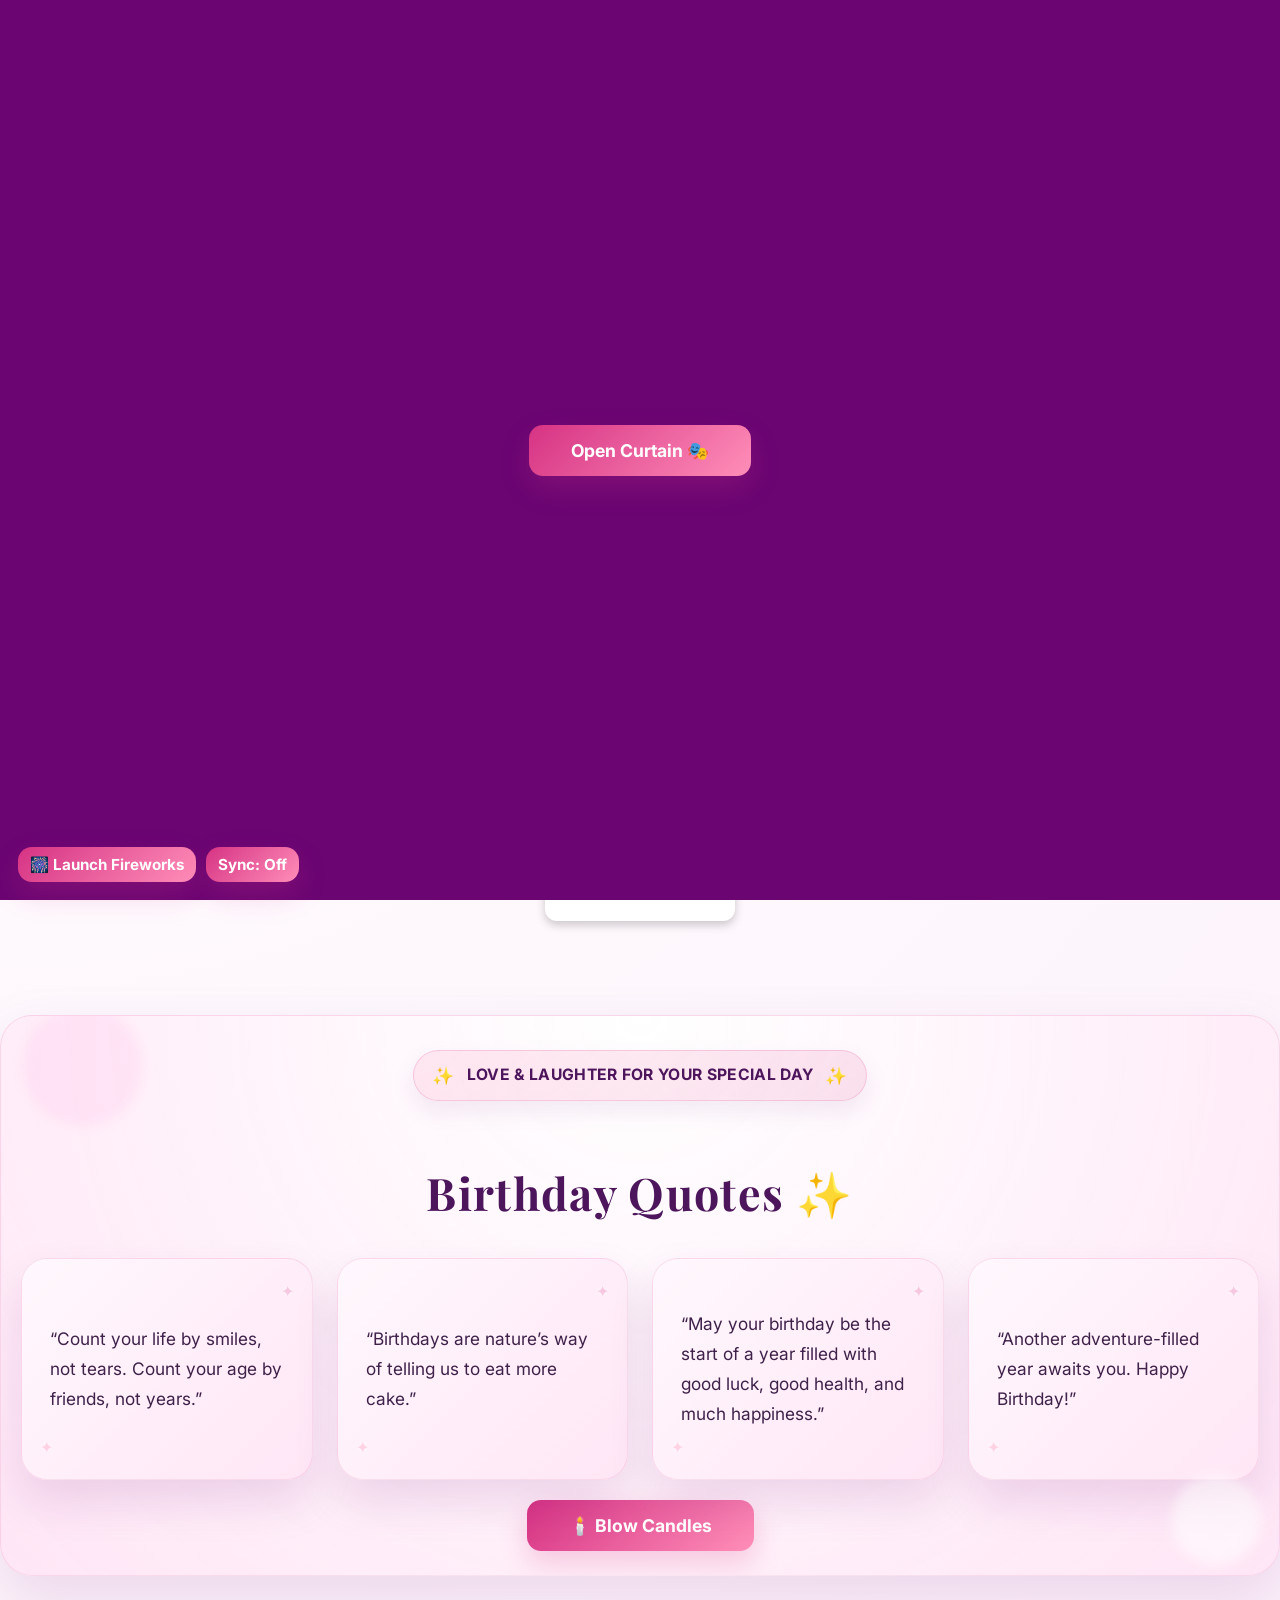
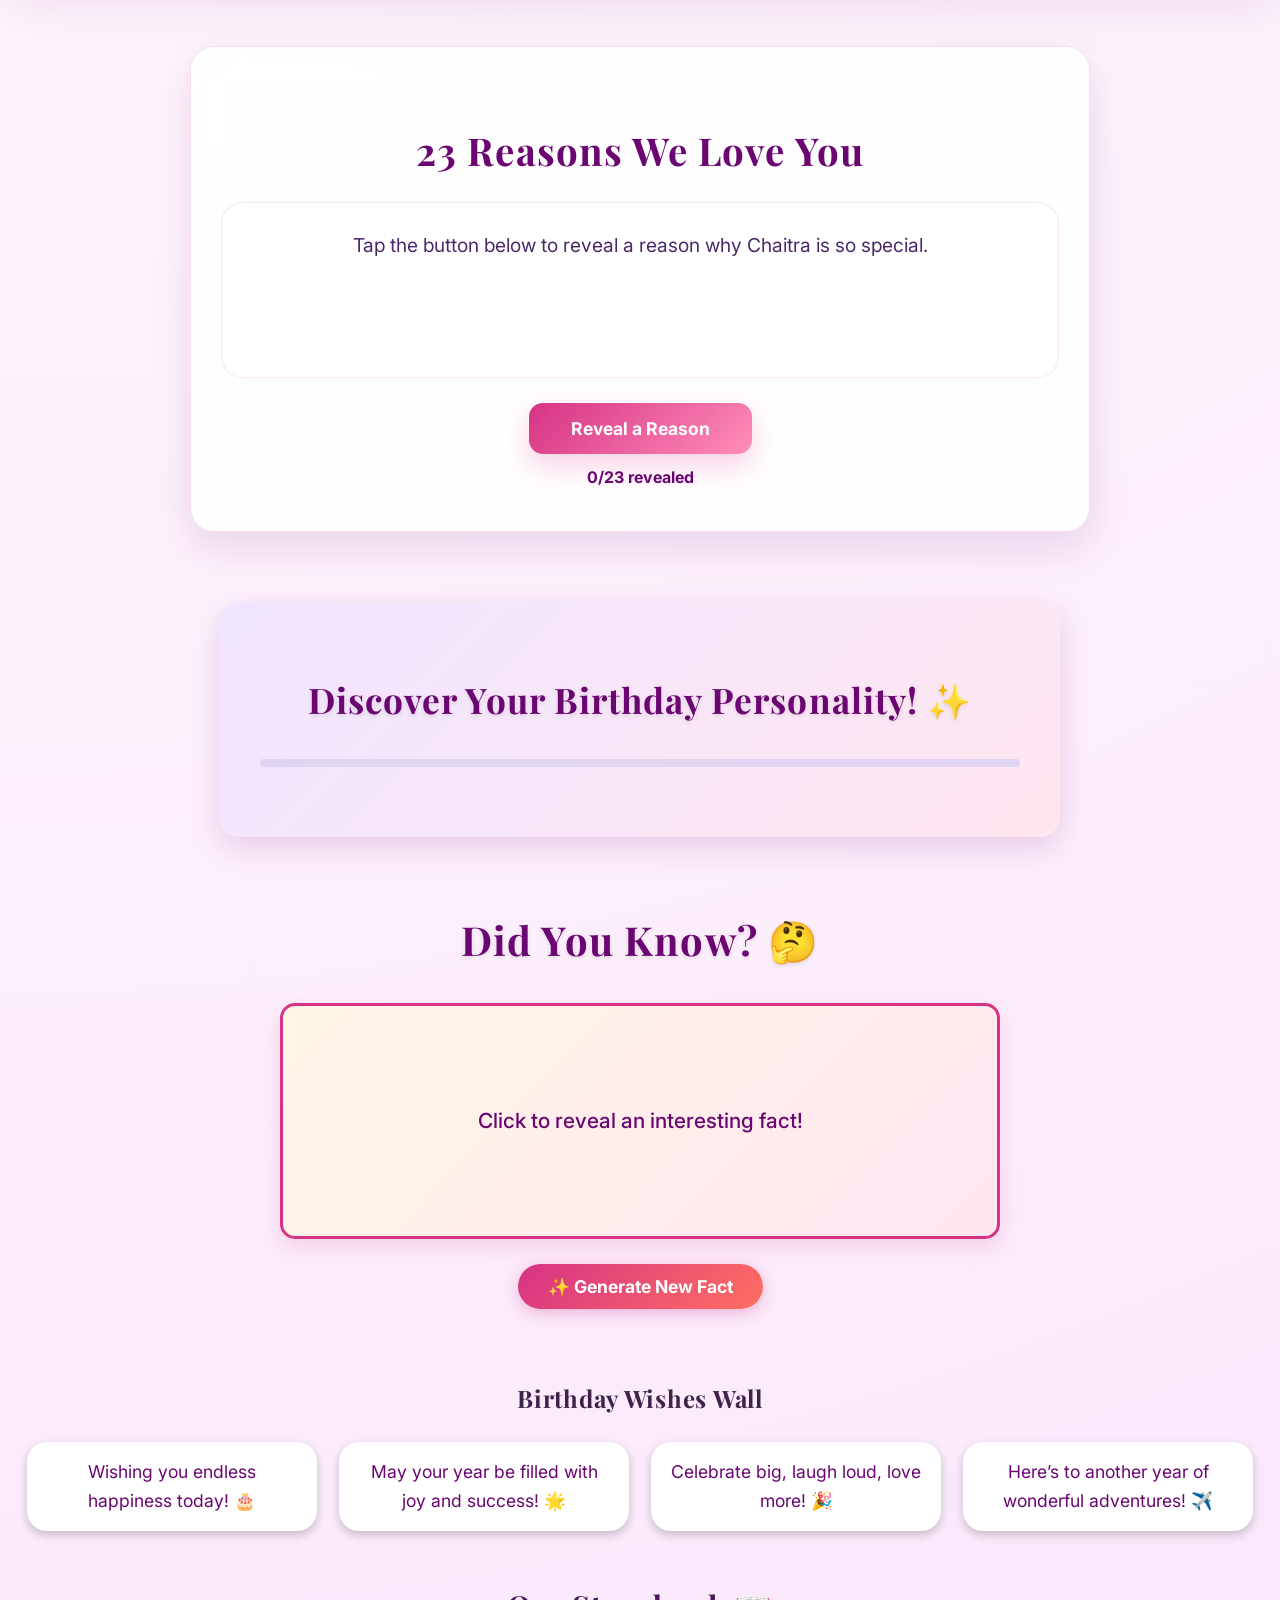
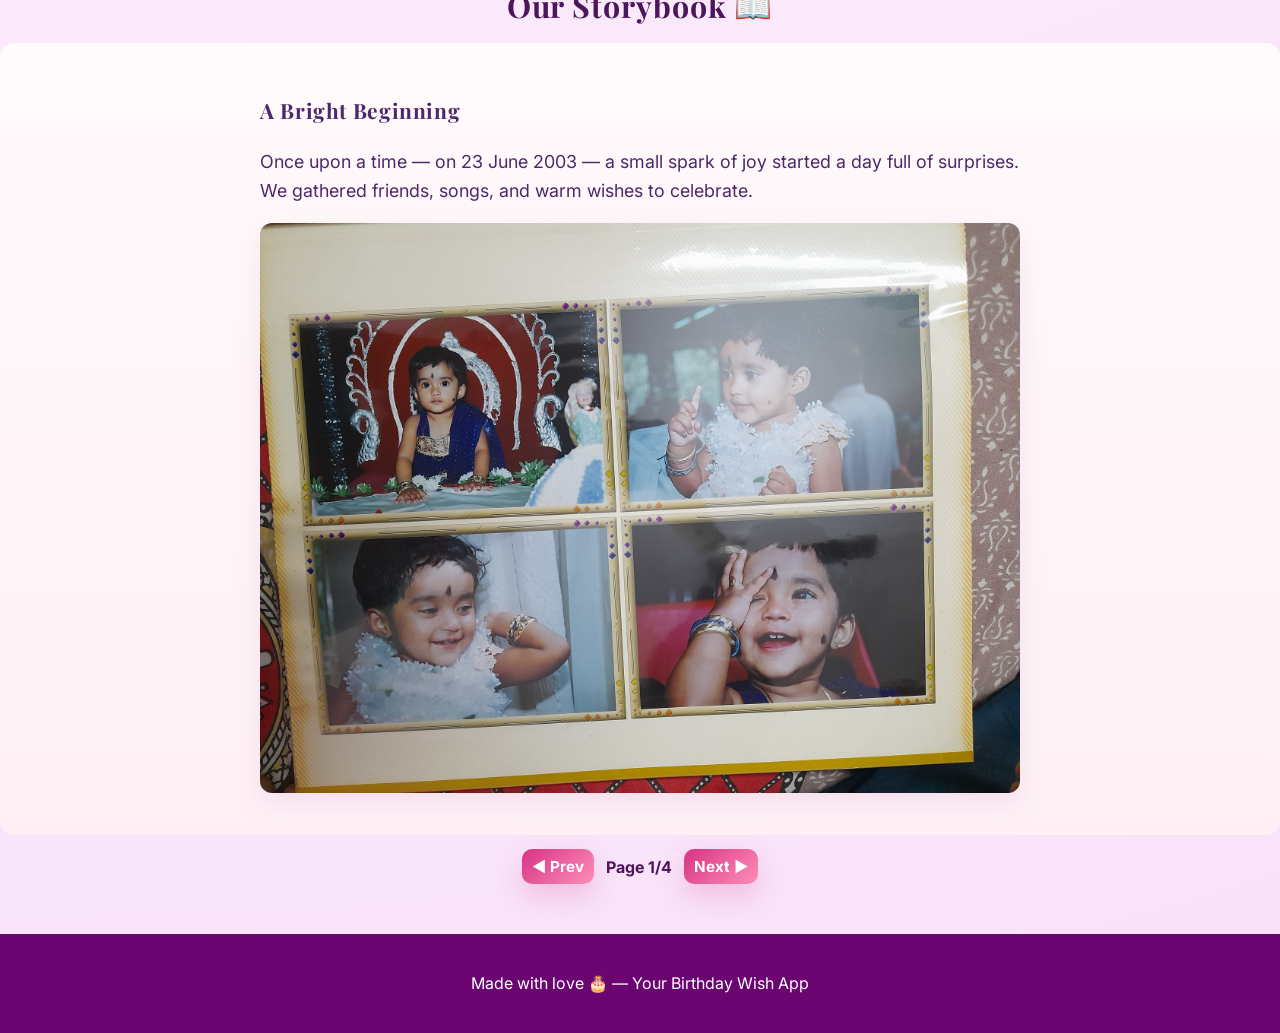
<file: index.html>
<!DOCTYPE html>
<html lang="en">
<head>
  <meta charset="UTF-8">
  <title>Happy Birthday!</title>
  <link rel="preconnect" href="https://fonts.googleapis.com">
  <link rel="preconnect" href="https://fonts.gstatic.com" crossorigin>
  <link href="https://fonts.googleapis.com/css2?family=Inter:wght@400;500;600;700&family=Playfair+Display:wght@600;700;800&display=swap" rel="stylesheet">
  <link rel="stylesheet" href="style.css">
</head>
<body>
  <!-- Hero Greeting -->
  <header class="hero">
    <h1>🎂 HAPPY BIRTHDAY 🎉</h1>
    <p>Celebrate your special day with joy and laughter!</p>
    <div id="audioControls" class="audio-controls">
      <button id="toggleMusic" class="btn">Play Music</button>
      <button id="toggleViz" class="btn">Visualizer</button>
      <button id="jumpStoryBtn" class="btn">Storybook</button>
    </div>
  </header>

  <!-- Music visualizer canvas -->
  <div class="viz-wrap">
    <canvas id="musicViz" class="music-viz" aria-hidden="true"></canvas>
  </div>

  <!-- Floating sparkle background -->
  <div id="particles" class="particle-wrap" aria-hidden="true"></div>

  <!-- Main greeting with name -->
  <main class="main-greeting">
    <h1 class="main-title">HAPPY BIRTHDAY, <span class="highlight">CHAITRA</span> 🎉</h1>
  </main>

  <!-- Curtain -->
  <div class="curtain" id="curtain">
    <button id="openCurtain">Open Curtain 🎭</button>
  </div>

  <!-- Big animated cake (drops when curtain opens) -->
  <div id="bigCake" class="big-cake hidden" aria-hidden="true">🎂</div>

  <!-- Age reveal animation -->
  <div id="ageReveal" class="age-reveal hidden" aria-hidden="true">
    <p class="age-label">She's Turning</p>
    <div class="age-counter" id="ageCounter">0</div>
  </div>

  <!-- Name + Qualities -->
  <section id="nameReveal" class="hidden">
    <!-- heading moved to main-greeting -->
    <div class="qualities">
      <div class="card"><span>C</span><p>Creativity ✨</p></div>
      <div class="card"><span>H</span><p>Honesty 💎</p></div>
      <div class="card"><span>A</span><p>Affection ❤️</p></div>
      <div class="card"><span>I</span><p>Inspiration 🌟</p></div>
      <div class="card"><span>T</span><p>Talent 🎨</p></div>
      <div class="card"><span>R</span><p>Radiance ☀️</p></div>
      <div class="card"><span>A</span><p>Adventure 🌍</p></div>
    </div>
  </section>

  <!-- Side-by-side Gallery (horizontal, scrollable) -->
  <section id="sideBySideWrap" class="hidden">
    <div class="side-by-side-gallery" id="sideBySideGallery" tabindex="0" aria-label="Photo gallery, scroll horizontally">
      <!-- Images injected by script -->
    </div>
  </section>

  <script>
    window.SLIDESHOW_IMAGES = [
      "assets/images/1.jpg",
      "assets/images/2.jpg",
      "assets/images/3.jpg",
      "assets/images/4.jpg",
      "assets/images/5.jpg",
      "assets/images/6.jpg",
      "assets/images/7.jpg",
      "assets/images/8.jpg",
      "assets/images/9.jpg",
      "assets/images/10.jpg",
      "assets/images/11.jpg",
      "assets/images/12.jpg"
    ];
  </script>

  <!-- Birthday Quote Section -->
  <section id="quotes" class="hidden">
    <div class="quote-banner">
      <span class="banner-star">✨</span>
      <div class="banner-text">Love & laughter for your special day</div>
      <span class="banner-star">✨</span>
    </div>
    <h2>Birthday Quotes</h2>
    <div class="quote-grid">
      <div class="quote-card">“Count your life by smiles, not tears. Count your age by friends, not years.”</div>
      <div class="quote-card">“Birthdays are nature’s way of telling us to eat more cake.”</div>
      <div class="quote-card">“May your birthday be the start of a year filled with good luck, good health, and much happiness.”</div>
      <div class="quote-card">“Another adventure-filled year awaits you. Happy Birthday!”</div>
      
    </div>    <button id="blowCandlesBtn" class="btn" style="margin-top: 20px;">🕯️ Blow Candles</button>
  </section>

  <!-- 23 Reasons We Love You -->
  <section id="loveReasons" class="hidden">
    <div class="reason-container">
      <h2>23 Reasons We Love You</h2>
      <div id="reasonCard" class="reason-card">Tap the button below to reveal a reason why Chaitra is so special.</div>
      <div class="reason-actions">
        <button id="revealReasonBtn" class="btn">Reveal a Reason</button>
        <button id="resetReasonsBtn" class="btn" style="display:none;">Start Over</button>
      </div>
      <div id="reasonProgress" class="reason-progress"><span id="reasonCounter">0</span>/23 revealed</div>
    </div>
  </section>

  <!-- Surprise: Balloons and Cakes -->
  <section id="surprise" class="hidden">
    <div id="balloons" class="balloons" aria-hidden="true"></div>
    <div id="cakes" class="cakes" aria-hidden="true"></div>
  </section>

  <!-- Interactive Surprise (ballo
   ons auto) -->
  <!-- <section id="surprise" class="hidden">
    <h2>🎁 Surprise!</h2>
    <div id="balloons" class="hidden"></div>
  </section> -->
  <!-- Personality Quiz -->
  <section id="personalityQuiz" class="hidden">
    <div class="quiz-container">
      <h2>Discover Your Birthday Personality! ✨</h2>
      <div class="quiz-progress">
        <div class="progress-bar" id="progressBar"></div>
      </div>
      <div id="quizContent">
        <!-- Quiz questions loaded by JavaScript -->
      </div>
      <button id="retakeQuizBtn" class="btn" style="display: none; margin-top: 20px;">🔄 Retake Quiz</button>
    </div>
  </section>

  <!-- Birthday Fact Generator -->
  <section id="factGenerator" class="hidden">
    <h2>Did You Know? 🤔</h2>
    <div class="fact-card">
      <p id="factDisplay">Click to reveal an interesting fact!</p>
    </div>
    <button id="generateFactBtn" class="btn">✨ Generate New Fact</button>
  </section>
  <!-- Birthday Wishes Wall -->
  <section id="wishes" class="hidden">
    <h2>Birthday Wishes Wall</h2>
    <div id="wishContainer">
      <div class="wish-bubble">Wishing you endless happiness today! 🎂</div>
      <div class="wish-bubble">May your year be filled with joy and success! 🌟</div>
      <div class="wish-bubble">Celebrate big, laugh loud, love more! 🎉</div>
      <div class="wish-bubble">Here’s to another year of wonderful adventures! ✈️</div>
    </div>
  </section>
  
  <!-- (Removed upload/gallery slideshow section) -->

  <!-- Interactive Storybook -->
  <section id="storybook" class="hidden">
    <div class="story-wrap">
      <h2>Our Storybook 📖</h2>
      <div class="story-stage">
        <div id="storyPage" class="story-page" aria-live="polite" tabindex="-1"></div>
      </div>
      <div class="story-controls">
        <button id="storyPrev" class="btn">◀ Prev</button>
        <div class="story-meta">Page <span id="storyIndex">1</span>/<span id="storyTotal">1</span></div>
        <button id="storyNext" class="btn">Next ▶</button>
      </div>
    </div>
  </section>

  <!-- Footer Section -->
  <footer>
    <p>Made with love 🎂 — Your Birthday Wish App</p>
  </footer>

  <!-- Fireworks controls + canvas -->
  <div id="fireworksControls" class="fireworks-controls">
    <button id="fireworksBtn" class="btn">🎆 Launch Fireworks</button>
    <button id="fireworksSyncToggle" class="btn">Sync: Off</button>
  </div>
  <canvas id="fireworksCanvas" aria-hidden="true"></canvas>

  <script src="script.js"></script>
</body>
</html>
</file>
<file: style.css>
/* General */
:root {
  --bg: #fdf2fb;
  --bg-secondary: #f9e6ff;
  --text: #3f214a;
  --text-muted: #5f4070;
  --primary: #6a0572;
  --primary-strong: #4d155b;
  --accent: #d63384;
  --accent-soft: #ff94b9;
  --card: rgba(255,255,255,0.9);
  --shadow: 0 18px 50px rgba(106, 5, 114, 0.12);
}

body {
  margin: 0;
  font-family: 'Inter', sans-serif;
  scroll-behavior: smooth;
  background: radial-gradient(circle at top left, rgba(255,255,255,0.95), rgba(253,242,251,0.9) 40%, rgba(238,182,242,0.4) 100%);
  color: var(--text);
  text-align: center;
  line-height: 1.65;
}

h1, h2, h3, .hero h1, .main-title, .reason-container h2, #factGenerator h2, .quiz-container h2 {
  font-family: 'Playfair Display', serif;
  letter-spacing: 0.03em;
}

button, .btn {
  font-family: 'Inter', sans-serif;
}

/* Hero Greeting */
.hero {
  padding: 70px 24px;
  background: linear-gradient(135deg, var(--primary), #7d1b8f);
  color: white;
}
.hero h1 {
  font-size: clamp(2.6rem, 4vw, 4rem);
  margin: 0;
}
.hero p {
  font-size: 1.15rem;
  margin: 18px auto 0;
  max-width: 720px;
  color: rgba(255,255,255,0.92);
}

button {
  padding: 15px 40px;
  font-size: 1.05em;
  background: linear-gradient(135deg, var(--accent), #ff8bb8);
  color: white;
  border: none;
  border-radius: 12px;
  cursor: pointer;
  font-weight: 700;
  transition: transform 0.25s ease, box-shadow 0.25s ease;
  box-shadow: 0 12px 22px rgba(214, 51, 132, 0.24);
}
button:hover {
  transform: translateY(-2px);
}

button:active {
  transform: translateY(0);
}

button:focus-visible {
  outline: 3px solid rgba(214, 51, 132, 0.3);
}
/* Audio controls */
.audio-controls { margin-top: 12px; display:flex; gap:8px; justify-content:center; }
.audio-controls .btn { padding: 8px 12px; font-size: 0.95em; }

/* Curtain */
.curtain {
  position: fixed;
  top: 0; left: 0;
  width: 100%; height: 100%;
  background: var(--primary);
  display: flex;
  justify-content: center;
  align-items: center;
  z-index: 10;
}
button {
  padding: 15px 42px;
  font-size: 1.1rem;
  border-radius: 14px;
  background: linear-gradient(135deg, var(--accent), #ff8eb8);
  color: white;
  border: none;
  cursor: pointer;
  font-weight: 700;
  transition: transform 0.25s ease, box-shadow 0.25s ease;
  box-shadow: 0 12px 28px rgba(214, 51, 132, 0.22);
}
button:hover {
  transform: translateY(-2px);
}


/* Name + Qualities */
.title {
  margin-top: 80px;
  font-size: 2.5em;
  color: var(--primary-strong);
}
.highlight {
  color: var(--accent);
  font-weight: bold;
}
.qualities {
  display: flex;
  flex-wrap: wrap;
  justify-content: center;
  margin-top: 48px;
  gap: 24px;
}
.card {
  background: white;
  border-radius: 12px;
  box-shadow: 0 4px 10px rgba(0,0,0,0.2);
  width: 150px;
  padding: 20px;
  transition: transform 0.3s;
}
.card span {
  font-size: 2em;
  font-weight: bold;
  color: #6a0572;
  display: block;
}
.card p {
  margin-top: 10px;
  font-size: 1.1em;
}
.card:hover {
  transform: translateY(-10px);
}

/* Masonry Grid for Quotes */
#quotes {
  margin: 70px auto;
  padding: 34px 20px 24px;
  background: radial-gradient(circle at top, rgba(255, 255, 255, 0.98), rgba(255, 228, 245, 0.9));
  border-radius: 32px;
  border: 1px solid rgba(214, 51, 132, 0.12);
  box-shadow: 0 24px 60px rgba(106, 5, 114, 0.12);
  position: relative;
  overflow: hidden;
}
#quotes .quote-banner {
  display: inline-flex;
  align-items: center;
  justify-content: center;
  gap: 12px;
  padding: 10px 18px;
  margin: 0 auto 18px auto;
  border-radius: 999px;
  background: linear-gradient(135deg, rgba(255, 149, 185, 0.18), rgba(214, 51, 132, 0.12));
  border: 1px solid rgba(214, 51, 132, 0.18);
  color: var(--primary-strong);
  font-weight: 700;
  letter-spacing: 0.02em;
  max-width: fit-content;
  box-shadow: 0 10px 25px rgba(106, 5, 114, 0.08);
}
#quotes .quote-banner .banner-star {
  font-size: 1.1rem;
}
#quotes .quote-banner .banner-text {
  font-size: 0.98rem;
  text-transform: uppercase;
}
#quotes::before,
#quotes::after {
  content: '';
  position: absolute;
  pointer-events: none;
  border-radius: 50%;
  filter: blur(6px);
  opacity: 0.7;
}
#quotes::before {
  width: 120px;
  height: 120px;
  top: -10px;
  left: 22px;
  background: rgba(255, 190, 235, 0.35);
}
#quotes::after {
  width: 90px;
  height: 90px;
  bottom: 10px;
  right: 18px;
  background: rgba(255, 255, 255, 0.75);
}
#quotes h2 {
  font-size: 2.8rem;
  color: var(--primary-strong);
  margin-bottom: 28px;
  position: relative;
  z-index: 1;
}
#quotes h2::after {
  content: '✨';
  margin-left: 12px;
  animation: glowSparkle 2.5s ease-in-out infinite;
}
.quote-grid {
  display: grid;
  grid-template-columns: repeat(auto-fit, minmax(260px, 1fr));
  gap: 24px;
}
.quote-card {
  background: linear-gradient(135deg, #fff8fd 0%, #ffe6f6 100%);
  border: 1px solid rgba(214, 51, 132, 0.12);
  border-radius: 26px;
  padding: 30px 28px;
  min-height: 160px;
  display: flex;
  align-items: center;
  justify-content: center;
  text-align: left;
  position: relative;
  overflow: hidden;
  font-style: normal;
  font-size: 1.08em;
  line-height: 1.75;
  color: var(--text);
  box-shadow: 0 22px 45px rgba(106, 5, 114, 0.12);
  transition: transform 0.3s ease, box-shadow 0.3s ease, background 0.3s ease;
}
.quote-card:hover {
  transform: translateY(-8px);
  box-shadow: 0 30px 60px rgba(106, 5, 114, 0.18);
  background: linear-gradient(135deg, #fff5f9 0%, #ffe1f3 100%);
}
.quote-card::before,
.quote-card::after {
  content: '✦';
  position: absolute;
  font-size: 1rem;
  color: rgba(214, 51, 132, 0.24);
  opacity: 0.9;
  text-shadow: 0 0 6px rgba(255, 255, 255, 0.8);
}
.quote-card::before {
  top: 18px;
  right: 18px;
}
.quote-card::after {
  bottom: 18px;
  left: 18px;
  color: rgba(255, 149, 185, 0.4);
}
.quote-card span {
  display: block;
  margin-bottom: 12px;
  color: var(--accent);
  font-weight: 700;
}
@media (max-width: 680px) {
  .quote-grid {
    grid-template-columns: 1fr;
  }
}

.quote-sparkle {
  position: absolute;
  width: 12px;
  height: 12px;
  border-radius: 50%;
  background: radial-gradient(circle, rgba(255,255,255,0.95), rgba(255,149,185,0.8) 60%);
  box-shadow: 0 0 8px rgba(255,255,255,0.8), 0 0 16px rgba(255,149,185,0.5);
  opacity: 0;
  pointer-events: none;
  animation: sparkleFloat 4s ease-in-out forwards;
}
@keyframes sparkleFloat {
  0% { opacity: 0; transform: translateY(0) scale(0.7); }
  20% { opacity: 1; }
  50% { transform: translateY(-24px) scale(1); }
  100% { opacity: 0; transform: translateY(-60px) scale(0.6); }
}
@keyframes glowSparkle {
  0%, 100% { text-shadow: 0 0 4px rgba(255,255,255,0.7), 0 0 12px rgba(255,149,185,0.6); }
  50% { text-shadow: 0 0 8px rgba(255,255,255,0.95), 0 0 18px rgba(255,149,185,0.8); }
}

/* Surprise Balloons */
#surprise {
  margin: 70px auto;
}
#balloons {
  position: fixed;
  top: 0; left: 0;
  width: 100%; height: 100%;
  pointer-events: none;
  overflow: hidden;
  z-index: 5;
}
.balloon {
  position: absolute;
  bottom: -150px;
  width: 60px; height: 80px;
  background: radial-gradient(circle at 30% 30%, #fff, var(--color));
  border-radius: 50%;
  animation: floatUp 6s linear forwards;
}
.balloon::after {
  content: '';
  position: absolute;
  bottom: -20px; left: 50%;
  width: 2px; height: 20px;
  background: #555;
}
@keyframes floatUp {
  from { transform: translateY(0); opacity: 1; }
  to { transform: translateY(-120vh); opacity: 0; }
}

/* cake floating */
.cake {
  position: absolute;
  bottom: -80px;
  width: 60px;
  height: 60px;
  display:flex;
  align-items:center;
  justify-content:center;
  font-size: 28px;
  transform-origin: center;
  animation: floatCake 6s linear forwards;
}
@keyframes floatCake {
  0% { transform: translateY(0) rotate(0deg); opacity: 1; }
  30% { transform: translateY(-30vh) rotate(15deg); }
  60% { transform: translateY(-60vh) rotate(-10deg); }
  100% { transform: translateY(-120vh) rotate(25deg); opacity: 0; }
}

/* ensure balloons and cakes appear above content */
#balloons, #cakes { position: fixed; top: 0; left: 0; width: 100%; height: 100%; pointer-events: none; z-index: 60; overflow: visible; }

/* Big cake drop */
.big-cake {
  position: fixed;
  left: 50%;
  transform: translateX(-50%) translateY(-300px) scale(0.8);
  top: 0;
  font-size: 96px;
  z-index: 70;
  pointer-events: none;
  opacity: 0;
}
.big-cake.animate { animation: dropCake 1.6s cubic-bezier(.22,.9,.3,1) forwards; }
@keyframes dropCake {
  0% { transform: translateX(-50%) translateY(-300px) scale(0.6); opacity: 0; }
  60% { transform: translateX(-50%) translateY(40vh) scale(1.06); opacity: 1; }
  80% { transform: translateX(-50%) translateY(32vh) scale(0.98); }
  100% { transform: translateX(-50%) translateY(36vh) scale(1); }
}

/* Confetti pieces emitted from cake */
.confetti {
  position: absolute;
  width: 10px; height: 14px;
  border-radius: 2px;
  opacity: 0.95;
  transform-origin: center;
  will-change: transform, opacity;
  animation: confettiFall 2.2s linear forwards;
}
@keyframes confettiFall {
  0% { transform: translateY(0) rotate(0deg) translateX(0); opacity: 1; }
  100% { transform: translateY(120vh) rotate(720deg) translateX(var(--tx)); opacity: 0; }
}

/* Age reveal */
#ageReveal {
  position: fixed;
  top: 50%;
  left: 50%;
  transform: translate(-50%, -50%) scale(0);
  z-index: 75;
  text-align: center;
  pointer-events: none;
  background: rgba(255, 255, 255, 0.95);
  padding: 40px 60px;
  border-radius: 20px;
  box-shadow: 0 10px 40px rgba(0,0,0,0.2);
}
#ageReveal.show { animation: agePopIn 0.8s cubic-bezier(.34,1.56,.64,1) forwards; }
#ageReveal.fade-out { animation: ageFadeOut 1s ease-in forwards 9s; }
@keyframes agePopIn {
  0% { transform: translate(-50%, -50%) scale(0) rotate(-20deg); opacity: 0; }
  100% { transform: translate(-50%, -50%) scale(1) rotate(0deg); opacity: 1; }
}
@keyframes ageFadeOut {
  0% { opacity: 1; transform: translate(-50%, -50%) scale(1); }
  100% { opacity: 0; transform: translate(-50%, -50%) scale(0.8); }
}
.age-label {
  font-size: 2.4em;
  font-weight: bold;
  color: #6a0572;
  margin: 0 0 10px 0;
  text-shadow: 0 2px 4px rgba(0,0,0,0.1);
}
.age-counter {
  font-size: 8em;
  font-weight: 900;
  background: linear-gradient(135deg, #d63384, #ff6f61);
  -webkit-background-clip: text;
  -webkit-text-fill-color: transparent;
  background-clip: text;
  line-height: 1;
  font-family: 'Segoe UI', sans-serif;
}
.age-counter::after {
  content: '🎉';
  display: block;
  font-size: 1.2em;
  animation: ageCheer 0.6s ease-in-out 1.2s;
}
@keyframes ageCheer {
  0%, 100% { transform: scale(1) rotate(0deg); }
  50% { transform: scale(1.3) rotate(20deg); }
}

/* Candles */
.candle {
  position: fixed;
  width: 12px;
  height: 50px;
  background: #ff6f61;
  border-radius: 6px;
  z-index: 72;
  pointer-events: none;
}
.candle::before {
  content: '';
  position: absolute;
  top: -12px;
  left: 2px;
  width: 8px;
  height: 14px;
  background: #ffd700;
  border-radius: 50% 50% 0 0;
}
.candle.blow { animation: candleBlow 0.8s ease-out forwards; }
@keyframes candleBlow {
  0% { opacity: 1; filter: brightness(1); }
  50% { opacity: 0.7; filter: brightness(1.2) drop-shadow(0 0 8px #ffd700); }
  100% { opacity: 0; transform: translateY(-60px); }
}



/* Personality Quiz */
#personalityQuiz {
  margin: 70px auto;
  max-width: 840px;
  padding: 0 20px;
}
.quiz-container {
  background: linear-gradient(135deg, #f0e6ff 0%, #ffe6f0 100%);
  border-radius: 20px;
  padding: 40px;
  box-shadow: 0 10px 30px rgba(106, 5, 114, 0.15);
}
.quiz-container h2 {
  text-align: center;
  font-size: 2.2em;
  color: #6a0572;
  margin-bottom: 30px;
  text-shadow: 0 2px 4px rgba(0,0,0,0.1);
}
.quiz-progress {
  width: 100%;
  height: 8px;
  background: #e0d5f0;
  border-radius: 10px;
  overflow: hidden;
  margin-bottom: 30px;
}
.progress-bar {
  height: 100%;
  background: linear-gradient(90deg, #d63384, #ff6f61);
  width: 0%;
  transition: width 0.3s ease;
}
.quiz-question {
  margin-bottom: 30px;
  animation: slideInUp 0.5s cubic-bezier(.34,1.56,.64,1);
}
.question-text {
  font-size: 1.3em;
  font-weight: bold;
  color: #6a0572;
  margin-bottom: 20px;
  line-height: 1.5;
}
.question-number {
  font-size: 0.9em;
  color: #d63384;
  margin-bottom: 5px;
}
.answer-options {
  display: grid;
  grid-template-columns: 1fr 1fr;
  gap: 15px;
}
.answer-option {
  background: white;
  border: 2px solid #d63384;
  border-radius: 12px;
  padding: 15px;
  cursor: pointer;
  transition: all 0.3s ease;
  text-align: center;
  font-weight: 500;
  color: #6a0572;
}
.answer-option:hover {
  background: #fff0f5;
  transform: translateY(-3px);
  box-shadow: 0 5px 15px rgba(214, 51, 132, 0.2);
}
.answer-option.selected {
  background: linear-gradient(135deg, #d63384, #ff6f61);
  color: white;
  border-color: #ff6f61;
}
.quiz-result {
  background: white;
  border-radius: 15px;
  padding: 40px;
  text-align: center;
  animation: popIn 0.6s cubic-bezier(.34,1.56,.64,1);
}
.result-title {
  font-size: 2em;
  color: #6a0572;
  margin-bottom: 15px;
}
.result-emoji {
  font-size: 4em;
  margin: 20px 0;
}
.result-description {
  font-size: 1.1em;
  color: #333;
  line-height: 1.8;
  margin: 20px 0;
}
.result-traits {
  display: flex;
  flex-wrap: wrap;
  gap: 10px;
  justify-content: center;
  margin: 25px 0;
}
.trait-badge {
  background: linear-gradient(135deg, #d63384, #ff6f61);
  color: white;
  padding: 8px 16px;
  border-radius: 20px;
  font-size: 0.95em;
  font-weight: bold;
}
@keyframes slideInUp {
  0% { opacity: 0; transform: translateY(20px); }
  100% { opacity: 1; transform: translateY(0); }
}
@keyframes popIn {
  0% { opacity: 0; transform: scale(0.8) rotate(-10deg); }
  100% { opacity: 1; transform: scale(1) rotate(0deg); }
}

/* 23 Reasons of Love */
#loveReasons {
  margin: 70px auto;
  max-width: 900px;
  padding: 0 20px;
}
.reason-container {
  background: rgba(255,255,255,0.92);
  border: 1px solid rgba(214, 51, 132, 0.16);
  backdrop-filter: blur(18px);
  border-radius: 28px;
  padding: 44px 34px;
  border-radius: 24px;
  padding: 40px 30px;
  box-shadow: 0 16px 40px rgba(106, 5, 114, 0.12);
}
.reason-container h2 {
  font-size: 2.4em;
  color: #6a0572;
  margin-bottom: 20px;
}
.reason-card {
  background: white;
  border-radius: 22px;
  padding: 28px;
  min-height: 120px;
  box-shadow: inset 0 0 0 1px rgba(214, 51, 132, 0.12);
  font-size: 1.2em;
  line-height: 1.6;
  color: #4a286a;
  transition: transform 0.3s ease, box-shadow 0.3s ease;
}
.reason-card.reveal {
  transform: translateY(-4px);
  box-shadow: inset 0 0 0 1px rgba(214, 51, 132, 0.18), 0 14px 30px rgba(106, 5, 114, 0.08);
}
.reason-actions {
  display: flex;
  flex-wrap: wrap;
  justify-content: center;
  gap: 12px;
  margin: 25px 0 10px;
}
.reason-progress {
  color: #6a0572;
  font-weight: bold;
  margin-top: 10px;
}
.reason-complete {
  background: linear-gradient(135deg, #ffedf1, #fff9f8);
  border: 2px solid #ff6f61;
}

/* Birthday Fact Generator */
#factGenerator {
  margin: 70px auto;
  text-align: center;
  max-width: 720px;
  padding: 0 20px;
}
#factGenerator h2 {
  font-size: 2.5em;
  color: #6a0572;
  margin-bottom: 30px;
  text-shadow: 0 2px 4px rgba(0,0,0,0.1);
}
.fact-card {
  background: linear-gradient(135deg, #fff5e6 0%, #ffe6f0 100%);
  border: 3px solid #d63384;
  border-radius: 15px;
  padding: 40px;
  min-height: 150px;
  display: flex;
  align-items: center;
  justify-content: center;
  margin-bottom: 25px;
  box-shadow: 0 8px 20px rgba(214, 51, 132, 0.15);
  animation: factSlideIn 0.6s cubic-bezier(.34,1.56,.64,1);
}
.fact-card p {
  font-size: 1.3em;
  color: #6a0572;
  line-height: 1.6;
  font-weight: 500;
  margin: 0;
}
#generateFactBtn {
  background: linear-gradient(135deg, #d63384, #ff6f61);
  color: white;
  font-weight: bold;
  padding: 12px 30px;
  border-radius: 25px;
  border: none;
  cursor: pointer;
  font-size: 1.1em;
  transition: transform 0.2s, box-shadow 0.2s;
  box-shadow: 0 4px 15px rgba(214, 51, 132, 0.3);
}
#generateFactBtn:hover {
  transform: translateY(-3px);
  box-shadow: 0 6px 20px rgba(214, 51, 132, 0.5);
}
#generateFactBtn:active {
  transform: translateY(-1px);
}
@keyframes factSlideIn {
  0% { opacity: 0; transform: translateY(-20px) rotateX(-20deg); }
  100% { opacity: 1; transform: translateY(0) rotateX(0); }
}
.fact-card p.fact-animate {
  animation: factSlideIn 0.5s cubic-bezier(.34,1.56,.64,1);
}

/* Wishes Wall */
#wishes {
  margin: 50px auto;
}
#wishContainer {
  margin-top: 24px;
  display: flex;
  flex-wrap: wrap;
  justify-content: center;
  gap: 22px;
}
.wish-bubble {
  position: relative;
  background: #fff;
  padding: 15px 20px;
  border-radius: 20px;
  max-width: 250px;
  box-shadow: 0 4px 10px rgba(0,0,0,0.2);
  font-size: 1.1em;
  color: #6a0572;
  animation: fadeIn 0.5s ease;
}
.wish-bubble::after {
  content: "";
  position: absolute;
  bottom: -10px;
  left: 30px;
  border-width: 10px;
  border-style: solid;
  border-color: #fff transparent transparent transparent;
}
@keyframes fadeIn {
  from { opacity: 0; transform: translateY(20px); }
  to { opacity: 1; transform: translateY(0); }
}

/* Side-by-side horizontal gallery */
.side-by-side-gallery {
  display: flex;
  gap: 12px;
  align-items: center;
  padding: 12px;
  overflow-x: auto;
  -webkit-overflow-scrolling: touch;
  scroll-behavior: smooth;
  scroll-snap-type: x mandatory;
}
.side-by-side-gallery:focus { outline: 2px solid rgba(214,51,132,0.4); }
.side-image {
  flex: 0 0 auto;
  max-height: 420px;
  height: auto;
  width: auto;
  max-width: 90vw;
  object-fit: contain;
  border-radius: 8px;
  box-shadow: 0 8px 20px rgba(0,0,0,0.25);
  scroll-snap-align: center;
}
.side-by-side-gallery::-webkit-scrollbar { height: 10px; }
.side-by-side-gallery::-webkit-scrollbar-thumb { background: rgba(0,0,0,0.2); border-radius: 6px; }




/* Footer */
footer {
  margin-top: 50px;
  padding: 20px;
  background: #6a0572;
  color: white;
}

/* Music visualizer */
.viz-wrap { width: 100%; display:flex; justify-content:center; }
.music-viz { width: min(1100px, 92%); height: 120px; display:block; margin: 12px auto 24px; border-radius: 14px; background: linear-gradient(180deg, rgba(255,255,255,0.04), rgba(255,255,255,0.02)); pointer-events: none; box-shadow: 0 10px 30px rgba(106,5,114,0.06); }

/* Particle background (floating sparkles) */
.particle-wrap { position: fixed; top: 0; left: 0; width: 100%; height: 100%; pointer-events: none; z-index: 1; overflow: hidden; }
.particle {
  position: absolute;
  width: 8px; height: 8px;
  border-radius: 50%;
  filter: blur(0.6px);
  opacity: 0.9;
  transform: translateY(0) scale(1);
  will-change: transform, opacity;
}
@keyframes particleFloat {
  0% { transform: translateY(0) scale(0.8); opacity: 0; }
  10% { opacity: 1; }
  100% { transform: translateY(-140vh) scale(0.6); opacity: 0; }
}

# Storybook styles
.story-wrap { max-width: 900px; margin: 60px auto; padding: 26px; background: linear-gradient(180deg,#fff,#fff8fb); border-radius: 18px; box-shadow: 0 14px 40px rgba(106,5,114,0.06); }
.story-wrap h2 { font-size: 1.9rem; color: var(--primary-strong); margin-bottom: 12px; }
.story-stage { background: linear-gradient(180deg,#fffafb, #fff0f6); border-radius: 14px; padding: 24px; min-height: 320px; display:flex; align-items:center; justify-content:center; position:relative; overflow:hidden; }
.story-page { max-width: 760px; text-align:left; font-size:1.12rem; color: #4a286a; line-height:1.6; padding: 6px 12px; transition: transform 0.6s cubic-bezier(.2,.9,.2,1), opacity 0.4s; }
.story-page img { max-width:100%; border-radius: 12px; display:block; margin: 12px 0; box-shadow: 0 10px 30px rgba(106,5,114,0.08); }
.story-controls { display:flex; gap:12px; align-items:center; justify-content:center; margin-top: 14px; }
.story-controls .story-meta { font-weight:700; color:var(--primary-strong); }
.story-page.flip-in { transform: translateX(0); opacity:1; }
.story-page.flip-out { transform: translateX(-24px) scale(0.98); opacity:0; }

/* smaller Prev/Next buttons in story controls */
#storyPrev, #storyNext {
  padding: 8px 10px;
  font-size: 0.95rem;
  border-radius: 10px;
}


/* Fireworks Canvas and controls */
#fireworksCanvas {
  position: fixed;
  inset: 0;
  width: 100%;
  height: 100%;
  pointer-events: none;
  z-index: 200;
}
.fireworks-controls { position: fixed; left: 18px; bottom: 18px; display:flex; gap:10px; align-items:center; z-index:210; }
.fireworks-controls .btn { padding:8px 12px; font-size:0.95rem; }
</file>
